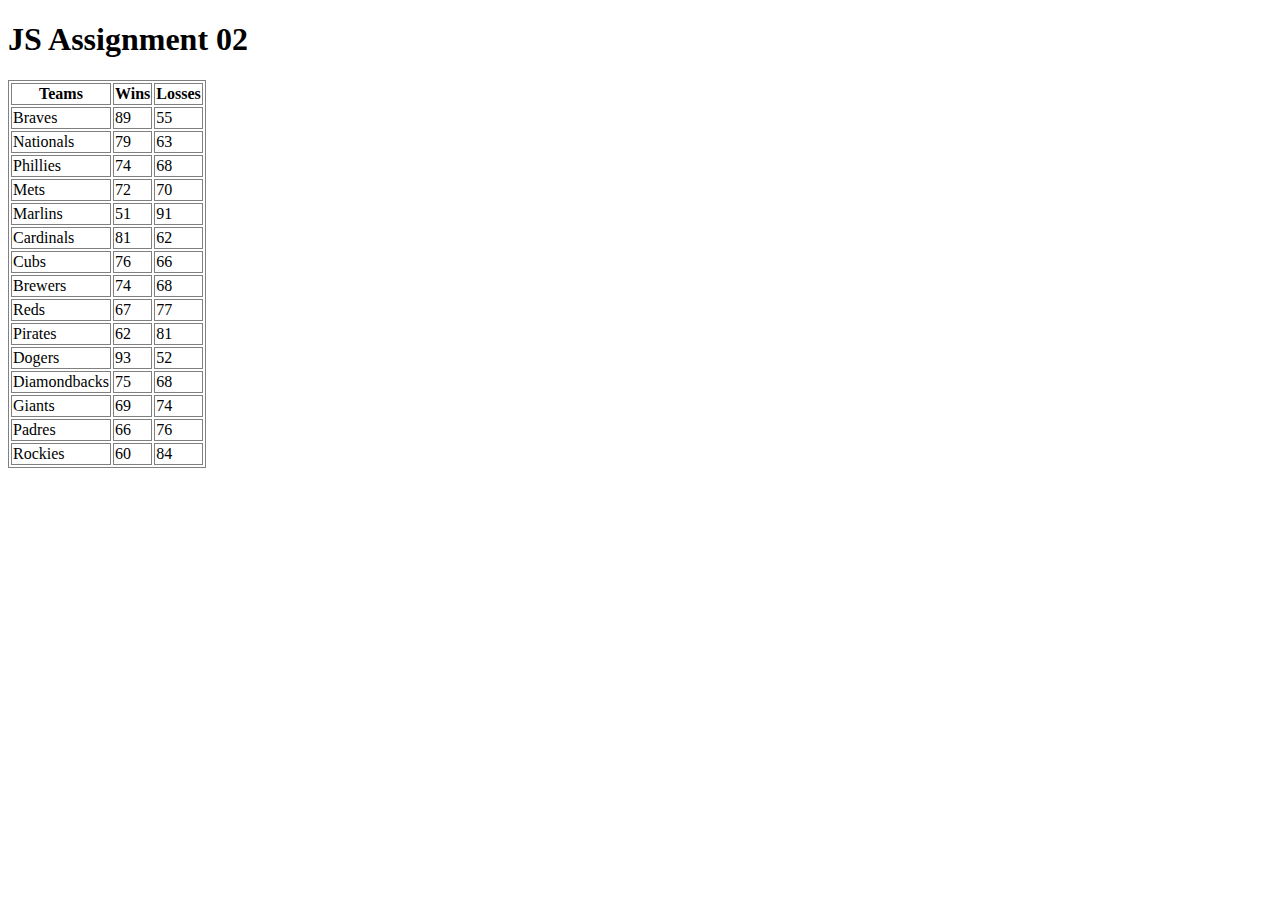
<file: js2/index.html>
<!doctype html>

<html lang="en">
<head>
  <meta charset="utf-8">

  <title>JS Assignment 02</title>
  <meta name="description" content="JS Class Start">
  <meta name="author" content="Steven King">

  <link rel="stylesheet" href="css/style.css?v=1.0">

  <!--[if lt IE 9]>
    <script src="https://cdnjs.cloudflare.com/ajax/libs/html5shiv/3.7.3/html5shiv.js"></script>
  <![endif]-->
</head>

<body>

  <h1 id="head1">JS Assignment 02</h1>

  <script src="js/main.js"></script>
</body>
</html>
</file>
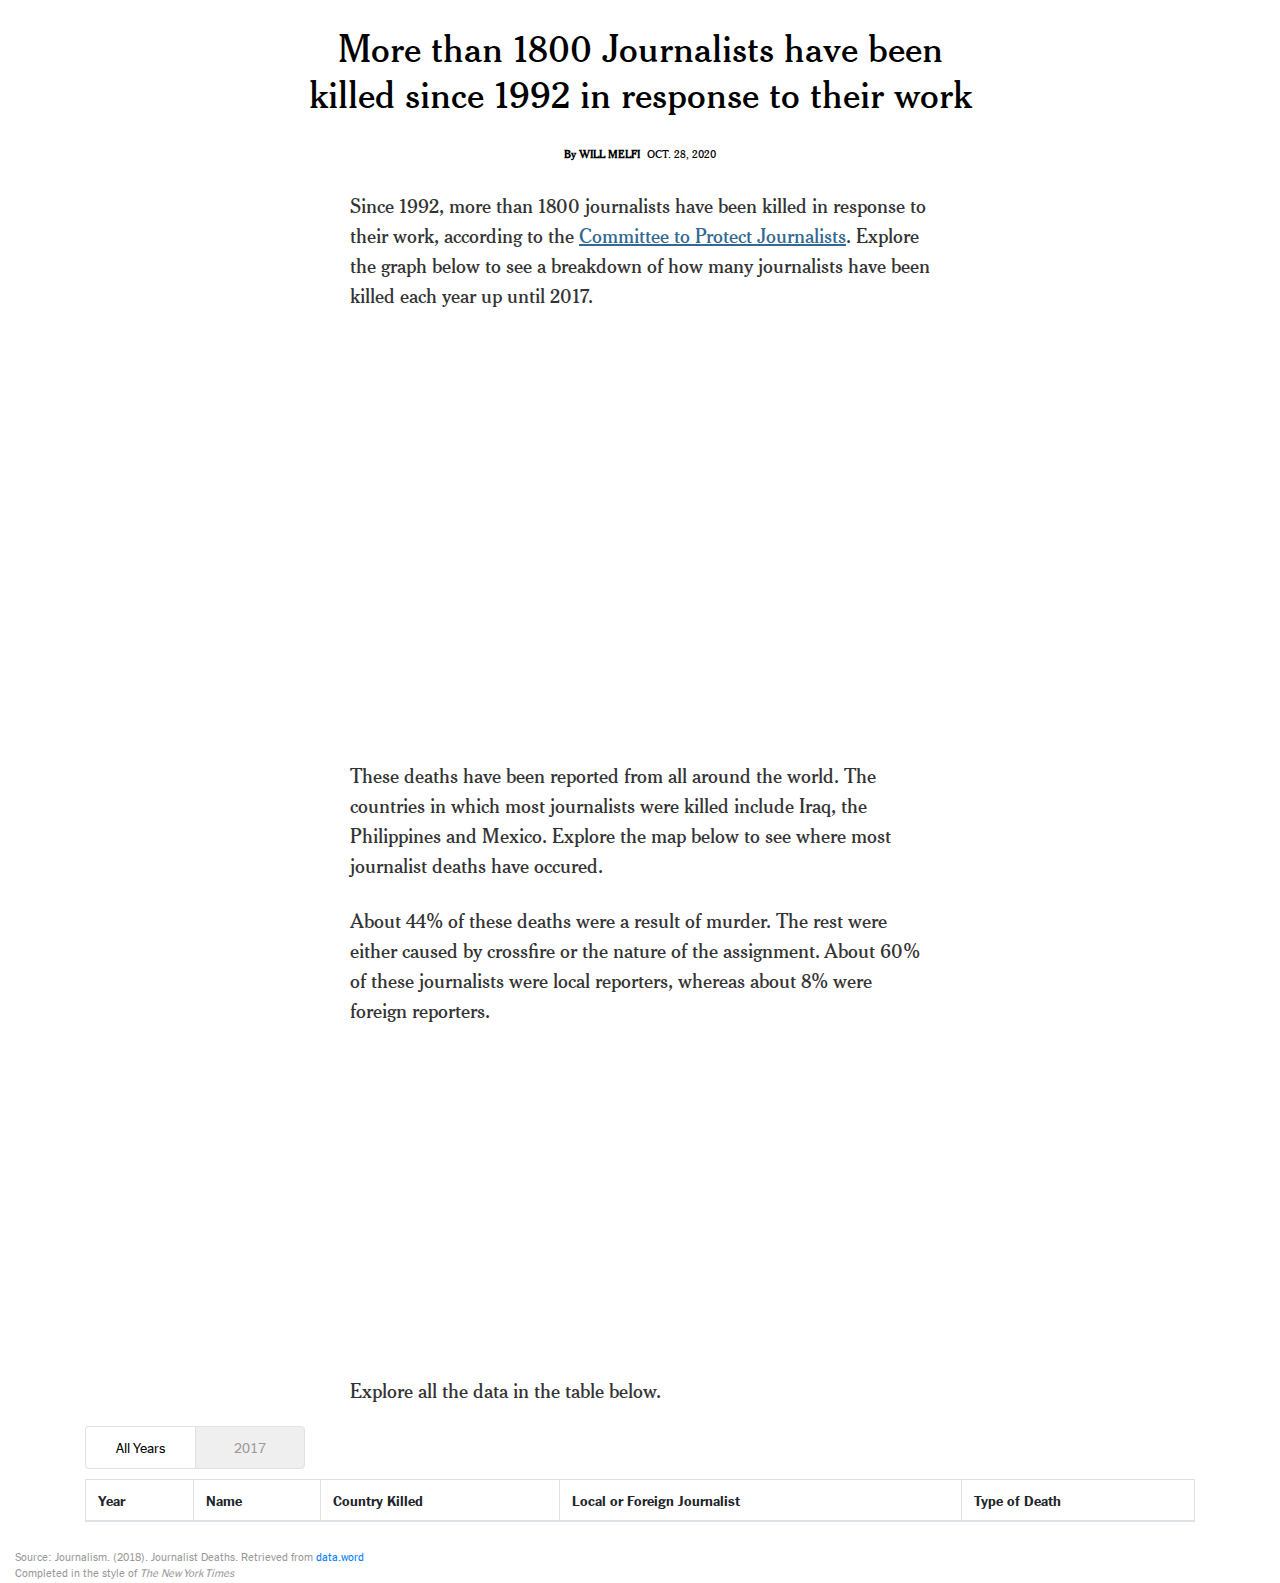
<file: js3/index.html>
<!DOCTYPE html>
<html lang="en">
    <head>
      <title>Will Melfi - Data</title>
      <meta charset="UTF-8">
      <meta name="viewport" content="width=device-width, initial-scale=1">

      <link rel="stylesheet" href="css/bootstrap.min.css">
      <link href="css/c3.min.css" rel="stylesheet">
      <link rel="stylesheet" type="text/css" href="https://cdn.datatables.net/v/bs4/dt-1.10.22/b-1.6.5/b-colvis-1.6.5/r-2.2.6/rg-1.1.2/sc-2.0.3/sb-1.0.0/datatables.min.css"/>


      <link rel="stylesheet" type="text/css" href="css/style.css">

    </head>

<body>
  <div class="container-fluid">

  <div class="container-lg title">
    <h1>More than 1800 Journalists have been killed since 1992 in response to their work</h1>
  </div>

  <div class="container-lg byline">
    <h2><b>By</b> <span id="author"><a href="https://willmelfi.com" target="blank">Will Melfi</a></span><span id="date">OCT. 28, 2020</span></h2>
  </div>

  <div class="container-lg paragraph">
    <p>Since 1992, more than 1800 journalists have been killed in response to their work, according to the <a href="https://cpj.org/" target="blank">Committee to Protect Journalists</a>. Explore the graph below to see a breakdown of how many journalists have been killed each year up until 2017.</p>
  </div>

  <div class="container-lg graphic">
    <div id="line" style="width:100%; height:400px;"></div>
  </div>

  <div class="container-lg paragraph">
    <p>These deaths have been reported from all around the world. The countries in which most journalists were killed include Iraq, the Philippines and Mexico. Explore the map below to see where most journalist deaths have occured.</p>
  </div>

  <div class="container-lg graphic">
    <div id="map"></div>
  </div>

  <div class="container-lg paragraph">
    <p>About 44% of these deaths were a result of murder. The rest were either caused by crossfire or the nature of the assignment. About 60% of these journalists were local reporters, whereas about 8% were foreign reporters.</p>
  </div>

  <div class="row graphic">
    <div class="col-md">
      <div id="pie1" style="height:300px;"></div>
    </div>
    <div class="col-md">
      <div id="pie2" style="height:300px;"></div>
    </div>
  </div>

  <div class="container-lg paragraph">
    <p>Explore all the data in the table below.</p>
  </div>

  <div class="container-lg">
    <div>
        <ul class="nav nav-tabs" role="tablist">
            <li id="tab-left">
                <a href="#tab-table1" data-toggle="tab" class="active">All Years</a>
            </li>
            <li id="tab-right">
                <a href="#tab-table2" data-toggle="tab">2017</a>
            </li>
        </ul>
        <div class="tab-content">
            <div class="tab-pane active" id="tab-table1">
                <table id="dataTable" class="table table-striped table-bordered" cellspacing="0" width="100%">
                    <thead>
                        <tr>
                          <th>Year</th>
                          <th>Name</th>
                          <th>Country Killed</th>
                          <th>Local or Foreign Journalist</th>
                          <th>Type of Death</th>
                        </tr>
                    </thead>
                </table>
            </div>
            <div class="tab-pane" id="tab-table2">
                <table id="dataTable2" class="table table-striped table-bordered" cellspacing="0" width="100%">
                    <thead>
                        <tr>
                          <th>Year</th>
                          <th>Name</th>
                          <th>Country Killed</th>
                          <th>Local or Foreign Journalist</th>
                          <th>Type of Death</th>
                        </tr>
                    </thead>
                </table>
            </div>
        </div>
    </div>
  </div>

  <div class="footer">
    <p>Source: Journalism. (2018). Journalist Deaths. Retrieved from <a href="https://data.world/journalism/journalist-deaths/" target="blank">data.word</a><br>Completed in the style of <i>The New York Times</i></p>
  </div>

  </div>

  <script src="https://code.highcharts.com/maps/highmaps.js"></script>
  <script src="https://code.highcharts.com/maps/modules/exporting.js"></script>
  <script src="https://code.highcharts.com/mapdata/custom/world-palestine-highres.js"></script>

  <script src="https://code.jquery.com/jquery-3.5.1.slim.min.js"></script>
  <script src="https://code.jquery.com/jquery-3.1.1.min.js"></script>
  <script src="js/bootstrap.bundle.min.js" integrity="sha384-ho+j7jyWK8fNQe+A12Hb8AhRq26LrZ/JpcUGGOn+Y7RsweNrtN/tE3MoK7ZeZDyx" crossorigin="anonymous"></script>

  <script type="text/javascript" src="https://cdn.datatables.net/v/bs4/dt-1.10.22/b-1.6.5/b-colvis-1.6.5/r-2.2.6/rg-1.1.2/sc-2.0.3/sb-1.0.0/datatables.min.js"></script>

  <script type="text/javascript" src="js/main.js">

  </script>
</body>
</html>
</file>
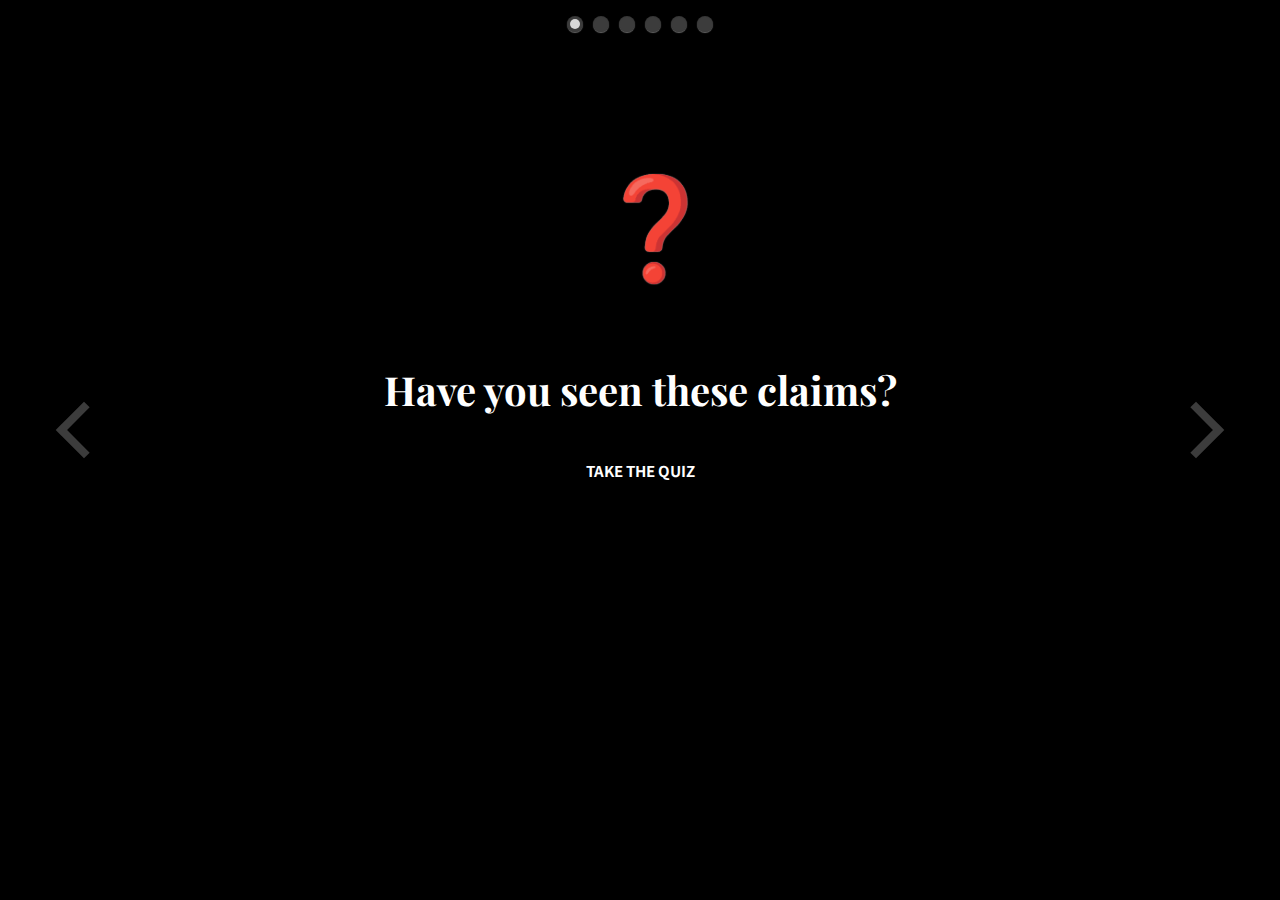
<file: slider/index.html>
<!DOCTYPE html>
<html lang="en">
    <head>
		<meta charset="UTF-8" />
        <meta http-equiv="X-UA-Compatible" content="IE=edge,chrome=1">
        <title>Will Melfi - Slider</title>
        <meta name="viewport" content="width=device-width, initial-scale=1.0">
        <meta name="description" content="Fullscreen Slit Slider with CSS3 and jQuery" />
        <meta name="keywords" content="slit slider, plugin, css3, transitions, jquery, fullscreen, autoplay" />
        <meta name="author" content="Codrops" />

		    <link rel="stylesheet" type="text/css" href="css/demo.css" />
        <link rel="stylesheet" type="text/css" href="css/style.css" />
        <link rel="stylesheet" type="text/css" href="css/custom.css" />
		<script type="text/javascript" src="js/modernizr.custom.79639.js"></script>
		<noscript>
			<link rel="stylesheet" type="text/css" href="css/styleNoJS.css" />
		</noscript>

        <link href="css/quiz/reset.css" media="screen" rel="stylesheet" type="text/css">
        <link href="css/quiz/slickQuiz.css" media="screen" rel="stylesheet" type="text/css">
        <link href="css/quiz/master.css" media="screen" rel="stylesheet" type="text/css">

        <link rel="stylesheet" type="text/css" href="css/pie/Chart.min.css">

    </head>
    <body>

        <div class="container demo-1">

            <div id="slider" class="sl-slider-wrapper">

				<div class="sl-slider">

					<div class="sl-slide bg-1" data-orientation="horizontal" data-slice1-rotation="-25" data-slice2-rotation="-25" data-slice1-scale="2" data-slice2-scale="2">
						<div class="sl-slide-inner">
							<div class="deco" data-icon="❓"></div>
              <div id="slickQuiz">
                  <h2 class="quizName"></h2>
                  <!-- <div class="quizDescription"><blockquote><p>In a world of social media, false claims run rampant on the Internet. Which ones have you come across, and which ones are actually false?</p></blockquote></div> -->
                  <blockquote class="quizArea">
                    <div class="quizHeader">
                        <a class="startQuiz" href=""><p>Take the quiz</p></a>
                    </div>
                  </blockquote>
                  <div class="quizResults">
                      <blockquote class="quizScore">You Scored: <span></span></blockquote>
                      <blockquote class="quizResultsCopy"></blockquote>
                  </div>
              </div>
						</div>
					</div>

					<div class="sl-slide bg-2" data-orientation="vertical" data-slice1-rotation="10" data-slice2-rotation="-15" data-slice1-scale="1.5" data-slice2-scale="1.5">
						<div class="sl-slide-inner">
							<div class="deco" data-icon="📝"></div>
							<h2>How did you do?</h2>
							<blockquote><p>The internet is full of misleading claims and wrong information. If you've come across these claims, or similar ones, you aren't alone. Disinformation is information spread by people who purposefully edited or selected content with the intent to deceive others.</p></blockquote>
						</div>
					</div>

					<div class="sl-slide bg-3" data-orientation="horizontal" data-slice1-rotation="3" data-slice2-rotation="3" data-slice1-scale="2" data-slice2-scale="1">
						<div class="sl-slide-inner">
							<div class="deco" data-icon="🖥️"></div>
							<h2>What does it look like?</h2>
							<blockquote><p>Disinformation is spread via edited videos and photos, and also through unfounded claims made in text. What makes false information so believable is the fact that it looks real. Just take a look at this altered video, which the Washington Post compared to the original:</p></br>
              <iframe class="video" src='https://www.washingtonpost.com/video/c/embed/fd9ceae2-840a-42cc-97bd-60700550f443' frameborder='0' webkitallowfullscreen mozallowfullscreen allowfullscreen></iframe></blockquote>
						</div>
					</div>

					<div class="sl-slide bg-4" data-orientation="vertical" data-slice1-rotation="-5" data-slice2-rotation="25" data-slice1-scale="2" data-slice2-scale="1">
						<div class="sl-slide-inner">
							<div class="deco" data-icon="😷"></div>
							<h2>Why does it matter?</h2>
							<blockquote><p>Spreading false information can be dangerous. From undermining the democratic process, to putting people's live at risk, disinformation is spread in many contexts. Most recently, during the COVID-19 pandemic. Information about untested cures and vaccines have appeared online, and the U.S. Food and Drug Association <a href="https://www.fda.gov/consumers/consumer-updates/beware-fraudulent-coronavirus-tests-vaccines-and-treatments" target="_blank">released a statement</a> warning people not to be mislead by these claims. According to the FDA, no preventative or curative drug has yet been found.</p></blockquote>
						</div>
					</div>

					<div class="sl-slide bg-5" data-orientation="horizontal" data-slice1-rotation="-5" data-slice2-rotation="10" data-slice1-scale="2" data-slice2-scale="1">
						<div class="sl-slide-inner">
							<div class="deco" data-icon="🗳️"></div>
							<h2>What does it have to do with politics?</h2>
							<blockquote><div class="slide5"><p>From campaign ads to Tweets, false information is always in front of us, and a lot of it is political. According to a <a href="https://www.pewresearch.org/internet/2017/10/19/the-future-of-truth-and-misinformation-online/ target="_blank"">2017 Pew survey</a>, people seek the information that aligns with their point of view. With the internet at their fingertips, that has never before been more possible. Some have even begun using that fact to their advantage.</br></br>According to a <a href="https://www.journalism.org/2020/09/16/legitimacy-of-voting-by-mail-politicized-leaving-americans-divided/" target="_blank">2020 Pew survey</a>, one-in-four Americans believe mail-in-voter fraud is a major problem, even though there is no evidence to suggest this claim, which has been cited by conservative-leaning news organizations. Pew also found that Republicans who rely on these news organizations are more likely to believe the claim. The data from this survey is shown here.</p></div>
                <div class="pie">
                  <canvas id="myChart" width="200" height="200" class="chartjs-render-monitor"></canvas>
              </div></blockquote>
						</div>
					</div>

          <div class="sl-slide bg-6" data-orientation="horizontal" data-slice1-rotation="-6" data-slice2-rotation="25" data-slice1-scale="2" data-slice2-scale="1">
						<div class="sl-slide-inner">
							<div class="deco" data-icon="🙅‍♀️"></div>
							<h2>How can I avoid it?</h2>
							<blockquote><p>The most important thing to remember is not everything on the Internet is true. When you find a claim that seems false, or a claim that is swaying your opinion on a topic, make sure to conduct research using trusted sources. This can start with a simple Google search. Be extra careful if the source is not one you've come across before: people have become very good at presenting false information in a way that looks believable.</p></blockquote>
						</div>
					</div>
				</div><!-- /sl-slider -->

				<nav id="nav-arrows" class="nav-arrows">
					<span class="nav-arrow-prev">Previous</span>
					<span class="nav-arrow-next">Next</span>
				</nav>

				<nav id="nav-dots" class="nav-dots">
					<span class="nav-dot-current"></span>
					<span></span>
					<span></span>
					<span></span>
					<span></span>
          <span></span>
				</nav>

			</div><!-- /slider-wrapper -->

        </div>

<!-- slider -->
		<script src="https://ajax.googleapis.com/ajax/libs/jquery/3.5.1/jquery.min.js"></script>
		<script src="js/jquery.ba-cond.min.js"></script>
		<script src="js/jquery.slitslider.js"></script>

<!-- quiz -->
    <script src="js/quiz/slickQuiz-config.js"></script>
    <script src="js/quiz/slickQuiz.js"></script>
    <script src="js/quiz/master.js"></script>

<!-- pie -->
    <script src="js/pie/Chart.min.js" type="text/javascript"></script>

    <script src="js/main.js"></script>
	</body>
</html>
</file>
<file: js2/css/style.css>
.answer{
  border:1px solid #56A0D3;
  width:50%;
  min-height:50px;
}

.tarheel-blue{
  color:#56A0D3;
}

table, tr, td, th {
  border: 1px solid gray;
}
</file>
<file: js3/css/style.css>
@font-face {
  font-family: 'Cheltenham';
  src: url('style/cheltenham-normal-500.ttf') format('truetype');
  font-weight: 500;
  font-style: normal;
}

@font-face {
  font-family: 'Franklin';
  src: url('style/franklin-normal-500.ttf') format('truetype');
  font-weight: 500;
  font-style: normal;
}

@font-face {
  font-family: 'Franklin';
  src: url('style/franklin-normal-700.ttf') format('truetype');
  font-weight: 700;
  font-style: normal;
}

body {
  color: #333333;
  background-color: white;
  font-family: Cheltenham,georgia,times,serif;
  font-style: normal;
}

h1 {
  font-weight: 500;
  color: #000;
  text-align: center;
}

h2 {
  font-size: .6875rem;
  line-height: .75rem;
  color: #000;
  text-align: center;
}

h3, .highcharts-title {
  font-weight: 700;
  font-size: 16px;
  line-height: 18px;
  height: 18px;
  text-align: center;
  font-family: Franklin,arial,helvetica,sans-serif;
  color: rgb(0,0,0);
}

p {
  font-size: 18px;
  line-height: 25px;
  font-weight: 500;
  margin: 0 0 1em;
  max-width: 600px;
  margin-left: auto;
  margin-right: auto;
}

@media (min-width: 1024px) {
  .title h1 {
    font-size: 47px;
    line-height: 54px;
  }
  p {
    font-size: 20px;
    line-height: 30px;
  }
}

@media (min-width: 740px) {
  .title h1 {
    font-size: 38px;
    line-height: 46px;
  }
  p {
    font-size: 20px;
    line-height: 30px;
  }
}

@media (max-width: 414px) {
  .title h1 {
      font-size: 32px;
      line-height: 1.1;
  }
}

.title {
  max-width: 720px;
  text-align: center;
  margin: 0 auto;
  margin-top: 25px;
  padding-bottom: 10px;
}

.byline {
  float: none;
  line-height: 1.1rem;
  margin-top: 3px;
  margin-bottom: 13px;
  padding: 10px;
}

#author {
  font-weight: bolder;
  margin-right: 7px;
  text-transform: uppercase;
}

.byline a,
a:hover,
a:visited {
  color: black;
}

.paragraph {
  padding-left: 10px;
  padding-right: 10px;
  max-width: 600px;
  margin-left: auto;
  margin-right: auto;
  margin-bottom: 17px;
}

.paragraph a,
.paragraph a:hover,
.paragraph a:visited {
  color: #326891;
  text-decoration: underline;
}

.graphic {
  margin-top: 25px;
  margin-bottom: 25px;
  width: 100%;
}

.table, .tab-content {
  font-family: Franklin,arial,helvetica,sans-serif;
  line-height: 1.15em;
  font-size: 14px;
}

.page-link {
  color: #999;
}

.nav-tabs {
  border-bottom: none;
  margin-bottom: 10px;
}

.nav-tabs a {
  font-family: Franklin,arial,helvetica,sans-serif;
  border: 1px solid #e2e2e2;
  padding: 8px;
  font-size: 14px;
  width: 110px;
  display: block;
  padding-top: 10px;
  padding-bottom: 10px;
  text-align: center;
  color: #999;
  text-decoration: none;
  background-color: #efefef;
}

.nav-tabs #tab-left a {
  border-top-left-radius: 4px;
  border-bottom-left-radius: 4px;
  border-right: none;
}

.nav-tabs #tab-right a {
  border-top-right-radius: 4px;
  border-bottom-right-radius: 4px;
}

.nav-tabs .active, .nav-tabs .active a {
  color: black;
  background-color: white;
  text-decoration: none;
}

.footer p {
  color: #999;
  display: inline-block;
  font-family: Franklin, arial, helvetica, sans-serif;
  text-decoration: none;
  font-size: 11px;
  font-weight: 100;
  font-style: normal;
  height: 23px;
  line-height: 16px;
  padding: 10px 0;
}
</file>
<file: slider/css/demo.css>
/* General Demo Style */

html { height: 100%; }

*,
*:after,
*:before {
	-webkit-box-sizing: border-box;
	-moz-box-sizing: border-box;
	box-sizing: border-box;
	padding: 0;
	margin: 0;
}

/* Clearfix hack by Nicolas Gallagher: http://nicolasgallagher.com/micro-clearfix-hack/ */
.clearfix:after {
	content: "";
	display: table;
	clear: both;
}

body {
    font-family: sans-serif;
    background: #fff;
    font-weight: 300;
    font-size: 15px;
    color: #333;
    -webkit-font-smoothing: antialiased;
}

a {
	color: #555;
	text-decoration: none;
}

.container {
	width: 100%;
	position: relative;
}

.container.demo-1 {
	height: 100%;
	position: absolute;
}

.clr {
	clear: both;
	padding: 0;
	height: 0;
	margin: 0;
}

.main {
	width: 90%;
	margin: 0 auto;
	position: relative;
}

.container > header,
.content-wrapper {
	padding: 30px;
	width: 80%;
	max-width: 960px;
	margin: 0 auto;
}

.content-wrapper p{
	padding-top: 30px;
	line-height: 26px;
}

.container > header h1 {
	font-size: 34px;
	line-height: 38px;
	margin: 0;
	font-weight: 700;
	color: #333;
	float: left;
}

.container > header h1 span {
	display: block;
	font-size: 20px;
	font-weight: 300;
}

/* Demo Buttons Style */
.codrops-demos {
	float: right;
	padding-top: 10px;
}

.demo-1 .codrops-demos {
	position: absolute;
	z-index: 2000;
	top: 30px;
	left: 30px;
}

.codrops-demos a {
    display: inline-block;
    margin: 10px;
    color: #333;
    font-weight: 700;
    line-height: 30px;
    border-bottom: 4px solid transparent;
}

.codrops-demos a:hover {
	color: #883d59;
	border-color: #883d59;
}

.codrops-demos a.current-demo,
.codrops-demos a.current-demo:hover {
	color: #aaa;
	border-color: #aaa;
}
</file>
<file: slider/css/style.css>
p {
	font-family: 'Noto Sans JP', sans-serif;
}

a.startQuiz{
	color: white;
	text-transform: uppercase;
	font-size: 25px;
	font-weight: bold;
}

ul.responses{
	border: 1px solid white;
	border-radius: 5px;
	margin: 20px 0;
}

ul.answers{
	margin: 20px 0;
}

.sl-slider-wrapper {
	width: 800px;
	height: 400px;
	margin: 0 auto;
	position: relative;
	overflow: auto;
	padding-bottom: 5%;
}

.sl-slider {
	position: absolute;
	top: 0;
	left: 0;
}

/* Slide wrapper and slides */

.sl-slide,
.sl-slides-wrapper,
.sl-slide-inner {
	position: absolute;
	width: 100%;
	height: 100%;
	top: 0;
	left: 0;
}

.sl-slide {
	z-index: 1;
}

/* The duplicate parts/slices */

.sl-content-slice {
	overflow: hidden;
	position: absolute;
	-webkit-box-sizing: content-box;
	-moz-box-sizing: content-box;
	box-sizing: content-box;
	background: #fff;
	-webkit-backface-visibility: hidden;
	-moz-backface-visibility: hidden;
	-o-backface-visibility: hidden;
	-ms-backface-visibility: hidden;
	backface-visibility: hidden;
	opacity : 1;
}

/* Horizontal slice */

.sl-slide-horizontal .sl-content-slice {
	width: 100%;
	height: 50%;
	left: -200px;
	-webkit-transform: translateY(0%) scale(1);
	-moz-transform: translateY(0%) scale(1);
	-o-transform: translateY(0%) scale(1);
	-ms-transform: translateY(0%) scale(1);
	transform: translateY(0%) scale(1);
}

.sl-slide-horizontal .sl-content-slice:first-child {
	top: -200px;
	padding: 200px 200px 0px 200px;
}

.sl-slide-horizontal .sl-content-slice:nth-child(2) {
	top: 50%;
	padding: 0px 200px 200px 200px;
}

/* Vertical slice */

.sl-slide-vertical .sl-content-slice {
	width: 50%;
	height: 100%;
	top: -200px;
	-webkit-transform: translateX(0%) scale(1);
	-moz-transform: translateX(0%) scale(1);
	-o-transform: translateX(0%) scale(1);
	-ms-transform: translateX(0%) scale(1);
	transform: translateX(0%) scale(1);
}

.sl-slide-vertical .sl-content-slice:first-child {
	left: -200px;
	padding: 200px 0px 200px 200px;
}

.sl-slide-vertical .sl-content-slice:nth-child(2) {
	left: 50%;
	padding: 200px 200px 200px 0px;
}

/* Content wrapper */
/* Width and height is set dynamically */
.sl-content-wrapper {
	position: absolute;
}

.sl-content {
	width: 100%;
	height: 100%;
	background: #fff;
}

/* Default styles for background colors */
.sl-slide-horizontal .sl-slide-inner {
	background: #ddd;
}

.sl-slide-vertical .sl-slide-inner {
	background: #ccc;
}

.quizArea {

}

.quizDescription {

}

.video {
	display: inline-block;
	width: 400px;
	height: 200px;
}

.iframe {
	display: inline-block;
}

.slide5 {
	float: left;
	margin-left: 10%;
	width: 50%;
}

.pie {
	width:30%;
	max-width: 316px;
	min-width: 225px;
	float: right;
	display: inline-block;
	margin-right: 10%;
}
</file>
<file: slider/css/custom.css>
@import url('https://fonts.googleapis.com/css2?family=Noto+Sans+JP&family=Playfair+Display:wght@700&display=swap');

.demo-1 .sl-slider-wrapper {
	position: absolute;
	width: 100%;
	height: 100%;
	top: 0;
	left: 0;
}

/* Custom navigation arrows */

.nav-arrows span {
	position: absolute;
	z-index: 2000;
	top: 50%;
	width: 40px;
	height: 40px;
	border: 8px solid #ddd;
	border: 8px solid rgba(150,150,150,0.4);
	text-indent: -90000px;
	margin-top: -40px;
	cursor: pointer;

	-webkit-transform: rotate(45deg);
	-moz-transform: rotate(45deg);
	-o-transform: rotate(45deg);
	-ms-transform: rotate(45deg);
	transform: rotate(45deg);
}

.nav-arrows span:hover {
	border-color: rgba(150,150,150,0.9);
}

.nav-arrows span.nav-arrow-prev {
	left: 5%;
	border-right: none;
	border-top: none;
}

.nav-arrows span.nav-arrow-next {
	right: 5%;
	border-left: none;
	border-bottom: none;
}

/* Custom navigation dots */

.nav-dots {
	text-align: center;
	display: inline-block;
	position: relative;
	bottom: 0;
	height: 30px;
	width: 100%;
	left: 0;
	z-index: 1;
	margin-top: 1%;
}

.nav-dots span {
	display: inline-block;
	position: relative;
	width: 16px;
	height: 16px;
	border-radius: 50%;
	margin: 3px;
	background: #ddd;
	background: rgba(150,150,150,0.4);
	cursor: pointer;
	box-shadow:
		0 1px 1px rgba(255,255,255,0.4),
		inset 0 1px 1px rgba(0,0,0,0.1);
}

.nav-dots span.nav-dot-current:after {
	content: "";
	position: absolute;
	width: 10px;
	height: 10px;
	top: 3px;
	left: 3px;
	border-radius: 50%;
	background: rgba(255,255,255,0.8);
}

/* Content elements */

.demo-1 .deco {
	height: 100px;
	border-radius: 75%;
	position: absolute;
	bottom: 70%;
	margin: 0 50%;
}

.demo-1 [data-icon]:after {
    content: attr(data-icon);
	color: #999;
	text-shadow: 0 0 1px #999;
	position: absolute;
	width: 220px;
	height: 220px;
	line-height: 220px;
	text-align: center;
	font-size: 100px;
	top: 50%;
	left: 50%;
	margin: -110px 0 0 -110px;
	/* box-shadow: inset 0 0 0 10px #f7f7f7; */
	border-radius: 50%;
}

.demo-1 .sl-slide h2 {
	color: #000;
	text-shadow: 0 0 1px #000;
	padding: 20px;
	position: absolute;
	font-size: 40px;
	font-family: 'Playfair Display', serif;	width: 100%;
	text-align: center;
	line-height: 50px;
	bottom: 65%;
	margin: 0 0 -120px 0;
}

.demo-1 .sl-slide blockquote {
	position: absolute;
	width: 100%;
	text-align: center;
	left: 0;
	font-weight: 400;
	font-size: 14px;
	line-height: 20px;
	height: 70px;
	color: #8b8b8b;
	z-index: 2;
	bottom: 55%;
	margin: auto;
	margin-bottom:-125px;
	padding: 0;
}

.demo-1 .sl-slide blockquote ol{
	margin: 0 auto;
	width: 60%;
	position: relative;
	text-align: left;
}

.demo-1 .sl-slide blockquote p{
	margin: 0 auto;
	max-width: 600px;
	position: relative;
	text-align: left;
	font-size: 15px;
}

.startQuiz p {
	text-align: center !important;
}

.responses p {
	font-size: : 10px !important;
}

.demo-1 .sl-slide blockquote p:before {
	color: #f0f0f0;
	color: rgba(244,244,244,0.65);
	font-family: 'Noto Sans JP', sans-serif;
	position: absolute;
	line-height: 60px;
	width: 75px;
	height: 75px;
	font-size: 200px;
	z-index: -1;
	left: -80px;
	top: 35px;
	/* content: '\201C'; */
}

.demo-1 .sl-slide blockquote cite {
	font-size: 10px;
	padding-top: 10px;
	display: inline-block;
	font-family: 'Noto Sans JP', sans-serif;
	font-style: normal;
	text-transform: uppercase;
	letter-spacing: 4px;
}

/* Custom background colors for slides in first demo */

/* First Slide */
.demo-1 .bg-1 .sl-slide-inner,
.demo-1 .bg-1 .sl-content-slice {
	background: black;
}

.demo-1 .bg-1 h2,
.demo-1 .bg-1 blockquote{
	color: #fff;
	text-shadow: 0px 1px 1px rgba(0,0,0,0.3);
}

.demo-1 .bg-1 blockquote:before {
	color: #c46c96;
}

/* Second Slide */
.demo-1 .bg-2 .sl-slide-inner,
.demo-1 .bg-2 .sl-content-slice {
	background: white;
}

/* .demo-1 .bg-2 [data-icon]:after,
.demo-1 .bg-2 h2 {
	color: #fff;
}

.demo-1 .bg-2 blockquote:before {
	color: #222;
} */

/* Third Slide */
.sl-slide-inner {
}

.demo-1 .bg-3 .sl-slide-inner,
.demo-1 .bg-3 .sl-content-slice {
	background: #3B4853;
}

.demo-1 .bg-3 .deco {
	border-color: #fff;
	border-color: rgba(255,255,255,0.5);
}

.demo-1 .bg-3 [data-icon]:after {
	color: #fff;
	text-shadow: 0 0 1px #fff;
	/* box-shadow: inset 0 0 0 10px #b55381; */
}

.demo-1 .bg-3 h2,
.demo-1 .bg-3 blockquote{
	color: #fff;
	text-shadow: 0px 1px 1px rgba(0,0,0,0.3);
}

.demo-1 .bg-3 blockquote:before {
	color: #c46c96;
}

/* Fourth Slide */
.demo-1 .bg-4 .sl-slide-inner,
.demo-1 .bg-4 .sl-content-slice {
	background: #5bc2ce;
}

.demo-1 .bg-4 .deco {
	border-color: #379eaa;
}

.demo-1 .bg-4 [data-icon]:after {
	text-shadow: 0 0 1px #277d87;
	color: #277d87;
}

.demo-1 .bg-4 h2,
.demo-1 .bg-4 blockquote{
	color: #fff;
	text-shadow: 1px 1px 1px rgba(0,0,0,0.2);
}

.demo-1 .bg-4 blockquote:before {
	color: #379eaa;
}

.demo-1 .bg-4 a {
	color: black;
	text-decoration: underline;
}

/* Fifth Slide */
.demo-1 .bg-5 .sl-slide-inner,
.demo-1 .bg-5 .sl-content-slice {
	background: #BADDE6;
}

.demo-1 .bg-5 h2,
.demo-1 .bg-5 blockquote{
	color: #000;
	text-shadow: 1px 1px 1px rgba(0,0,0,0.1);
}

.demo-1 .bg-5 blockquote:before {
	color: #ecd82c;
}

/* Sixth Slide */
.demo-1 .bg-6 .sl-slide-inner,
.demo-1 .bg-6 .sl-content-slice {
	background: #74A3AF;
}

.demo-1 .bg-6 h2,
.demo-1 .bg-6 blockquote{
	color: #000;
	text-shadow: 1px 1px 1px rgba(0,0,0,0.1);
}

.demo-1 .bg-6 blockquote:before {
	color: #ecd82c;
}

/* Animations for content elements */

.deco {
    display: flex;
    justify-content: center;
}

.deco {
    position: fixed;
    height: 30px;
    width: 30px;
    margin: 24px 0 0 -130px;
    animation: updown 2s ease;
}

@keyframes updown {
  0% {
    transform: translateY(-100%);
  }

  50% {
    transform: translateY(50%);
  }

  100% {
    transform: translateY(0%);
  }
}



/* .sl-trans-elems .deco{
	-webkit-animation: roll 1s ease-out both, fadeIn 1s ease-out both;
	-moz-animation: roll 1s ease-out both, fadeIn 1s ease-out both;
	-o-animation: roll 1s ease-out both, fadeIn 1s ease-out both;
	-ms-animation: roll 1s ease-out both, fadeIn 1s ease-out both;
	animation: roll 1s ease-out both, fadeIn 1s ease-out both;
} */
.sl-trans-elems h2{
	-webkit-animation: fadeIn 1s ease-in-out both;
	-moz-animation: fadeIn 1s ease-in-out both;
	-o-animation: fadeIn 1s ease-in-out both;
	-ms-animation: fadeIn 1s ease-in-out both;
	animation: fadeIn 1s ease-in-out both;
}
.sl-trans-elems blockquote{
	-webkit-animation: fadeIn 0.5s linear 0.5s both;
	-moz-animation: fadeIn 0.5s linear 0.5s both;
	-o-animation: fadeIn 0.5s linear 0.5s both;
	-ms-animation: fadeIn 0.5s linear 0.5s both;
	animation: fadeIn 0.5s linear 0.5s both;
}
.sl-trans-back-elems .deco{
	-webkit-animation: scaleDown 1s ease-in-out both;
	-moz-animation: scaleDown 1s ease-in-out both;
	-o-animation: scaleDown 1s ease-in-out both;
	-ms-animation: scaleDown 1s ease-in-out both;
	animation: scaleDown 1s ease-in-out both;
}
.sl-trans-back-elems h2{
	-webkit-animation: fadeOut 1s ease-in-out both;
	-moz-animation: fadeOut 1s ease-in-out both;
	-o-animation: fadeOut 1s ease-in-out both;
	-ms-animation: fadeOut 1s ease-in-out both;
	animation: fadeOut 1s ease-in-out both;
}
.sl-trans-back-elems blockquote{
	-webkit-animation: fadeOut 1s linear both;
	-moz-animation: fadeOut 1s linear both;
	-o-animation: fadeOut 1s linear both;
	-ms-animation: fadeOut 1s linear both;
	animation: fadeOut 1s linear both;
}
/* @-webkit-keyframes roll{
	0% {-webkit-transform: translateX(500px) rotate(360deg);}
	100% {-webkit-transform: translateX(0px) rotate(0deg);}
}
@-moz-keyframes roll{
	0% {-moz-transform: translateX(500px) rotate(360deg); opacity: 0;}
	100% {-moz-transform: translateX(0px) rotate(0deg); opacity: 1;}
}
@-o-keyframes roll{
	0% {-o-transform: translateX(500px) rotate(360deg); opacity: 0;}
	100% {-o-transform: translateX(0px) rotate(0deg); opacity: 1;}
}
@-ms-keyframes roll{
	0% {-ms-transform: translateX(500px) rotate(360deg); opacity: 0;}
	100% {-ms-transform: translateX(0px) rotate(0deg); opacity: 1;}
}
@keyframes roll{
	0% {transform: translateX(500px) rotate(360deg); opacity: 0;}
	100% {transform: translateX(0px) rotate(0deg); opacity: 1;}
} */
@-webkit-keyframes moveUp{
	0% {-webkit-transform: translateY(40px);}
	100% {-webkit-transform: translateY(0px);}
}
@-moz-keyframes moveUp{
	0% {-moz-transform: translateY(40px);}
	100% {-moz-transform: translateY(0px);}
}
@-o-keyframes moveUp{
	0% {-o-transform: translateY(40px);}
	100% {-o-transform: translateY(0px);}
}
@-ms-keyframes moveUp{
	0% {-ms-transform: translateY(40px);}
	100% {-ms-transform: translateY(0px);}
}
@keyframes moveUp{
	0% {transform: translateY(40px);}
	100% {transform: translateY(0px);}
}
@-webkit-keyframes fadeIn{
	0% {opacity: 0;}
	100% {opacity: 1;}
}
@-moz-keyframes fadeIn{
	0% {opacity: 0;}
	100% {opacity: 1;}
}
@-o-keyframes fadeIn{
	0% {opacity: 0;}
	100% {opacity: 1;}
}
@-ms-keyframes fadeIn{
	0% {opacity: 0;}
	100% {opacity: 1;}
}
@keyframes fadeIn{
	0% {opacity: 0;}
	100% {opacity: 1;}
}
@-webkit-keyframes scaleDown{
	0% {-webkit-transform: scale(1);}
	100% {-webkit-transform: scale(0.5);}
}
@-moz-keyframes scaleDown{
	0% {-moz-transform: scale(1);}
	100% {-moz-transform: scale(0.5);}
}
@-o-keyframes scaleDown{
	0% {-o-transform: scale(1);}
	100% {-o-transform: scale(0.5);}
}
@-ms-keyframes scaleDown{
	0% {-ms-transform: scale(1);}
	100% {-ms-transform: scale(0.5);}
}
@keyframes scaleDown{
	0% {transform: scale(1);}
	100% {transform: scale(0.5);}
}
@-webkit-keyframes fadeOut{
	0% {opacity: 1;}
	100% {opacity: 0;}
}
@-moz-keyframes fadeOut{
	0% {opacity: 1;}
	100% {opacity: 0;}
}
@-o-keyframes fadeOut{
	0% {opacity: 1;}
	100% {opacity: 0;}
}
@-ms-keyframes fadeOut{
	0% {opacity: 1;}
	100% {opacity: 0;}
}
@keyframes fadeOut{
	0% {opacity: 1;}
	100% {opacity: 0;}
}


/* Media Queries for custom slider */

@media screen and (max-width: 660px) {
	/* .demo-1 .deco {
		width: 100px;
		height: 100px;
		margin-left: -65px;
		margin-bottom: 50px;
	} */

	/* .demo-1 [data-icon]:after {
		width: 110px;
		height: 110px;
		line-height: 110px;
		font-size: 40px;
		margin: -55px 0 0 -55px;
	} */

	.demo-1 .sl-slide blockquote {
		margin-bottom: -120px;
	}

	.demo-1 .sl-slide h2 {
		line-height: 22px;
		font-size: 20px;
	}

	.demo-1 .sl-slide blockquote p:before {
		line-height: 10px;
		width: 60%;
		height: 40px;
		font-size: 120px;
		left: -45px;
	}

	.video{
		width: 100%;
		height: auto;
	}

}
</file>
<file: slider/css/styleNoJS.css>
.sl-slider-wrapper {
	overflow: scroll !important;
	margin: 0 auto;
}

/* Slide wrapper and slides */

.sl-slider,
.sl-slide,
.sl-slides-wrapper,
.sl-slide-inner {
	width: 100%;
	height: 100%;
}

.demo-1 .sl-slide blockquote {
	width: 50%;
	left: 25%;
}

.nav-arrows,
.nav-dots {
	display: none;
}
</file>
<file: slider/css/quiz/master.css>
/* QUIZ STYLES */
/* Styles to prettify the quiz page */

/*html {
    background: #eee;
}

body {
    width: 800px;
    margin: 0 auto;
    border: 2px solid #ccc;
    border-top: none;
    background: #fff;
    padding: 20px;
    font-family: Trebuchet, Arial,Helvetica,sans-serif;
    font-size: 16px;
    color: #353535;
    line-height: 1.5em;
}

h1,h2,h3,h4,h5,h6 {font-weight: bold;}

h1 {
    font-size: 26px;
    margin: 0 0 20px;
    color: #0C4569;
}
h2 {
    font-size: 22px;
    margin: 15px 0;
}
h3 {
    font-size: 18px;
    margin: 15px 0 10px;
}
h4 {
    font-size: 16px;
    margin: 10px 0;
}
h5 {
    font-size: 14px;
    margin: 10px 0 5px;
}
h6 {
    font-size: 12px;
    margin: 5px 0;
}

strong { font-weight: bold; }
em { font-style: italic; }
ul { list-style-type: circle; }
ol { list-style-type: decimal; }
ol li { list-style-type: decimal; margin-left: 20px; }*/

.button {
    float: left;
    width: auto;
    padding: 5px 15px;
    color:#ffffff;
    background-color:black;
    border: 1px solid #fff;
    -webkit-border-radius: 5px;
    -moz-border-radius: 5px;
    border-radius: 5px;
	text-decoration: none;
}
.button:hover {
    background-color:darkgray;
}

.startQuiz {
    margin-top: 40px;
}

.tryAgain {
    float: none;
    margin: 20px 0;
}

/* clearfix */
.quizArea, .quizResults {
    zoom: 1;
}
.quizArea:before, .quizArea:after, .quizResults:before, .quizResults:after {
    content: "\0020";
    display: block;
    height: 0;
    visibility: hidden;
    font-size: 0;
}
.quizArea:after, .quizResults:after {
    clear: both;
}

.questionCount {
    font-size: 14px;
    font-style: italic;
}
.questionCount span {
    font-weight: bold;
}

ol.questions {
    margin-top: 20px;
    margin-left: 0;
}
ol.questions li {
    margin-left: 0;
}

ul.answers {
    margin-left: 20px;
    margin-bottom: 20px;
}

ul.responses li {
    margin: 10px 20px 20px;
}
ul.responses li p span {
    display: block;
    font-weight: bold;
    font-size: 18px;
}
.complete ul.answers li.correct, ul.responses li.correct p span {
    color: #6C9F2E;
}
ul.responses li.incorrect p span {
    color: #B5121B;
}

.quizResults h3 {
    margin: 0;
}
.quizResults h3 span {
    font-weight: normal;
    font-style: italic;
}
.quizResultsCopy {
    clear: both;
    margin-top: 20px;
}
</file>
<file: js3/css/c3.min.css>
.c3 svg{font:10px sans-serif;-webkit-tap-highlight-color:transparent}.c3 line,.c3 path{fill:none;stroke:#000}.c3 text{-webkit-user-select:none;-moz-user-select:none;user-select:none}.c3-bars path,.c3-event-rect,.c3-legend-item-tile,.c3-xgrid-focus,.c3-ygrid{shape-rendering:crispEdges}.c3-chart-arc path{stroke:#fff}.c3-chart-arc rect{stroke:#fff;stroke-width:1}.c3-chart-arc text{fill:#fff;font-size:13px}.c3-grid line{stroke:#aaa}.c3-grid text{fill:#aaa}.c3-xgrid,.c3-ygrid{stroke-dasharray:3 3}.c3-text.c3-empty{fill:grey;font-size:2em}.c3-line{stroke-width:1px}.c3-circle{fill:currentColor}.c3-circle._expanded_{stroke-width:1px;stroke:#fff}.c3-selected-circle{fill:#fff;stroke-width:2px}.c3-bar{stroke-width:0}.c3-bar._expanded_{fill-opacity:1;fill-opacity:.75}.c3-target.c3-focused{opacity:1}.c3-target.c3-focused path.c3-line,.c3-target.c3-focused path.c3-step{stroke-width:2px}.c3-target.c3-defocused{opacity:.3!important}.c3-region{fill:#4682b4;fill-opacity:.1}.c3-region text{fill-opacity:1}.c3-brush .extent{fill-opacity:.1}.c3-legend-item{font-size:12px}.c3-legend-item-hidden{opacity:.15}.c3-legend-background{opacity:.75;fill:#fff;stroke:#d3d3d3;stroke-width:1}.c3-title{font:14px sans-serif}.c3-tooltip-container{z-index:10}.c3-tooltip{border-collapse:collapse;border-spacing:0;background-color:#fff;empty-cells:show;-webkit-box-shadow:7px 7px 12px -9px #777;-moz-box-shadow:7px 7px 12px -9px #777;box-shadow:7px 7px 12px -9px #777;opacity:.9}.c3-tooltip tr{border:1px solid #ccc}.c3-tooltip th{background-color:#aaa;font-size:14px;padding:2px 5px;text-align:left;color:#fff}.c3-tooltip td{font-size:13px;padding:3px 6px;background-color:#fff;border-left:1px dotted #999}.c3-tooltip td>span{display:inline-block;width:10px;height:10px;margin-right:6px}.c3-tooltip .value{text-align:right}.c3-area{stroke-width:0;opacity:.2}.c3-chart-arcs-title{dominant-baseline:middle;font-size:1.3em}.c3-chart-arcs .c3-chart-arcs-background{fill:#e0e0e0;stroke:#fff}.c3-chart-arcs .c3-chart-arcs-gauge-unit{fill:#000;font-size:16px}.c3-chart-arcs .c3-chart-arcs-gauge-max{fill:#777}.c3-chart-arcs .c3-chart-arcs-gauge-min{fill:#777}.c3-chart-arc .c3-gauge-value{fill:#000}.c3-chart-arc.c3-target g path{opacity:1}.c3-chart-arc.c3-target.c3-focused g path{opacity:1}.c3-drag-zoom.enabled{pointer-events:all!important;visibility:visible}.c3-drag-zoom.disabled{pointer-events:none!important;visibility:hidden}.c3-drag-zoom .extent{fill-opacity:.1}
</file>
<file: slider/css/quiz/slickQuiz.css>
/* BASE QUIZ STYLES */
/* These styles ensure that the necessary elements are hidden for toggling */

/* DO NOT EDIT UNLESS YOU KNOW WHAT YOU ARE DOING!! */

.startQuiz,
.nextQuestion,
.backToQuestion,
.questions li.question,
.questions li.question .responses,
.questions li.question .responses .correct,
.questions li.question .responses .incorrect,
.quizResults {
    display: none;
}

/* If response messages are disabled or only shown on quiz completion,
   nextQuestion button IS checkAnswer button - so it must be displayed */
.nextQuestion.checkAnswer {
    display: block;
}

ol.questions,
ul.answers,
ul.responses,
ol.questions li,
ul.answers li,
ul.responses li {
    list-style-type: none;
}

/* Accessibility */
.quizName span:first-child {
    border: 0;
    clip: rect(0 0 0 0);
    height: 1px;
    margin: -1px;
    overflow: hidden;
    padding: 0;
    position: absolute;
    width: 1px;
}
</file>
<file: slider/css/pie/Chart.min.css>
@keyframes chartjs-render-animation{from{opacity:.99}to{opacity:1}}.chartjs-render-monitor{animation:chartjs-render-animation 1ms}.chartjs-size-monitor,.chartjs-size-monitor-expand,.chartjs-size-monitor-shrink{position:absolute;direction:ltr;left:0;top:0;right:0;bottom:0;overflow:hidden;pointer-events:none;visibility:hidden;z-index:-1}.chartjs-size-monitor-expand>div{position:absolute;width:1000000px;height:1000000px;left:0;top:0}.chartjs-size-monitor-shrink>div{position:absolute;width:200%;height:200%;left:0;top:0}
</file>
